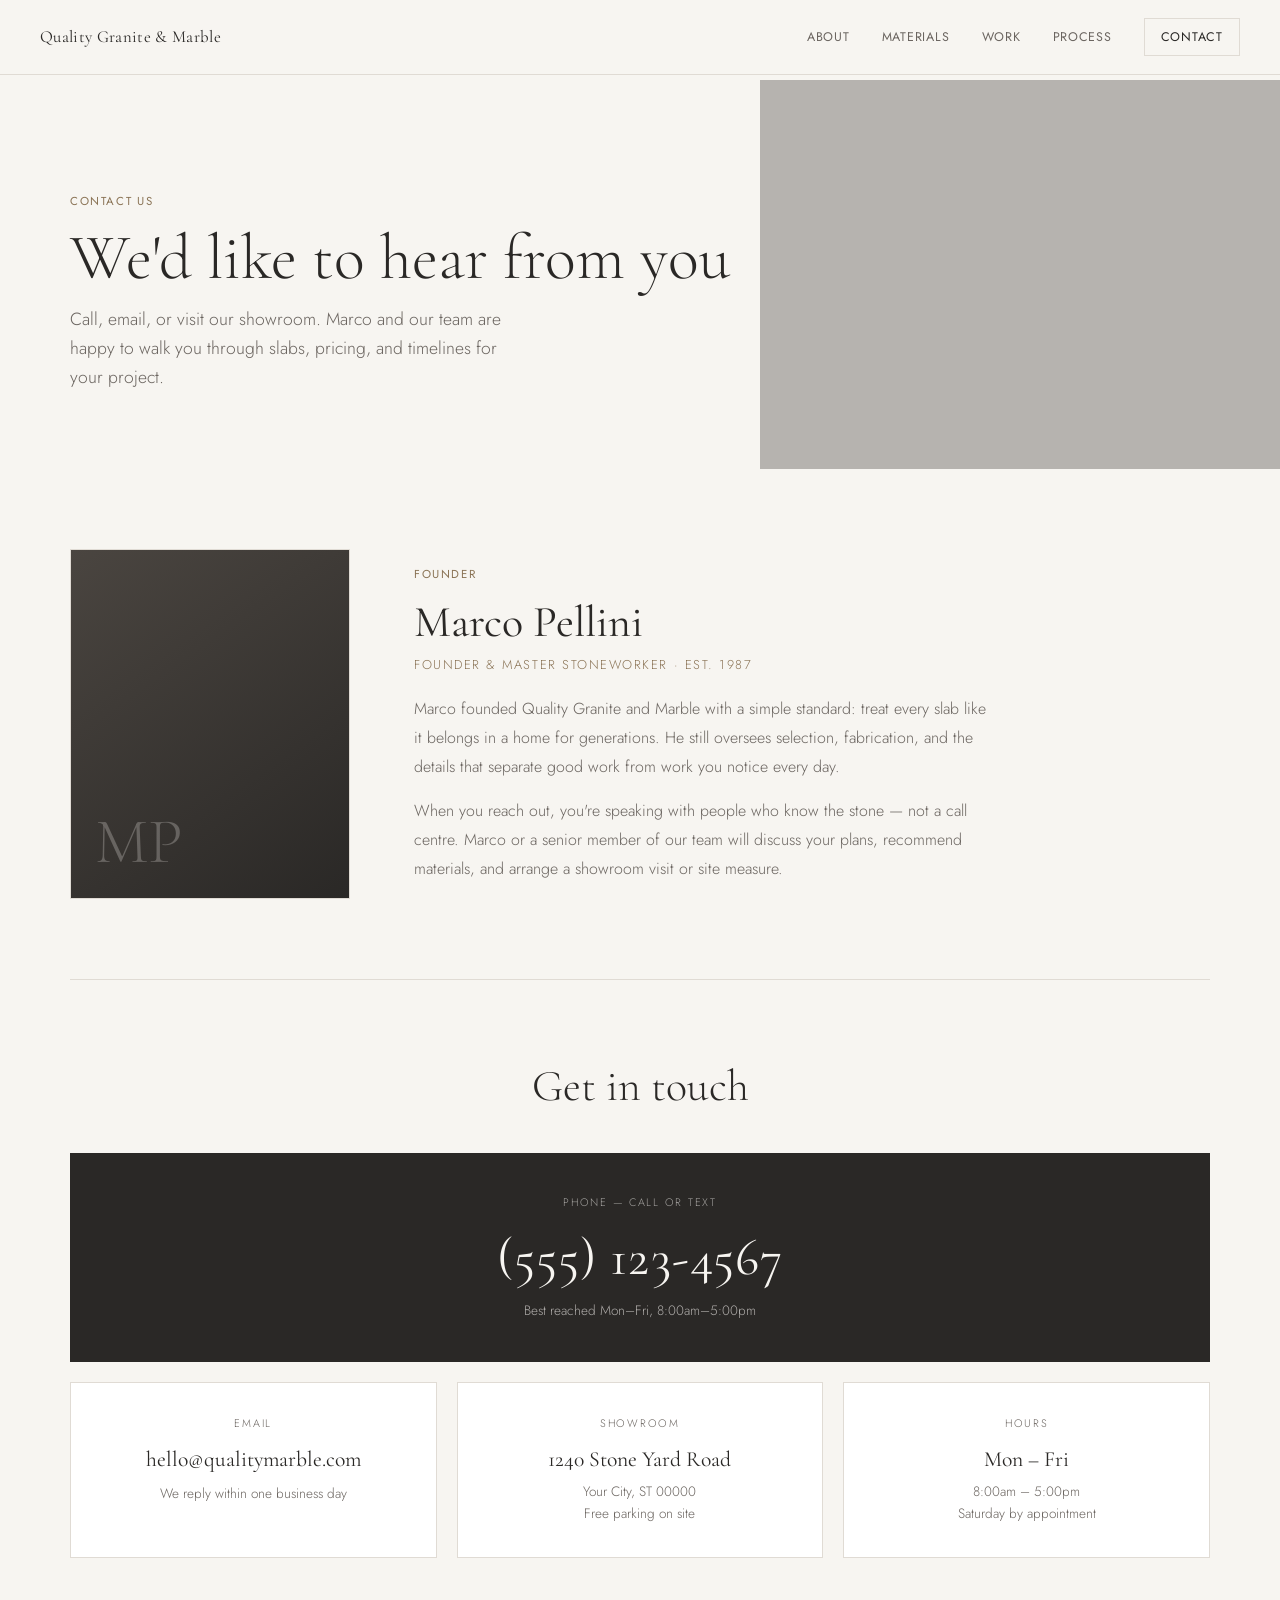
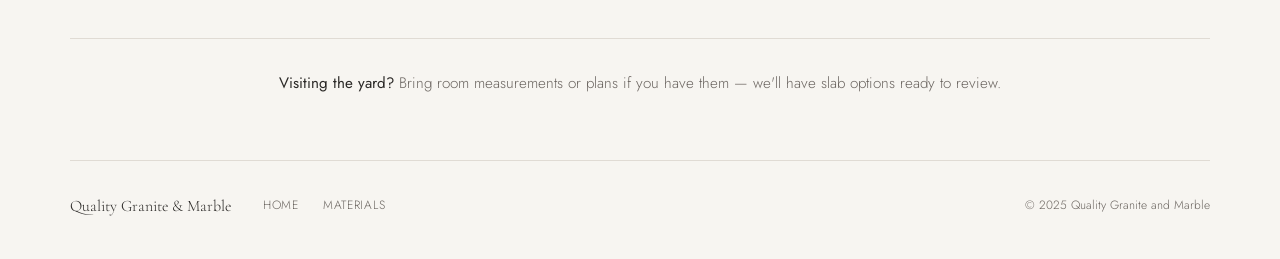
<file: contact.html>
<!doctype html>
<html lang="en">
  <head>
    <meta charset="UTF-8" />
    <meta name="viewport" content="width=device-width, initial-scale=1.0" />
    <meta name="description" content="Contact Quality Granite and Marble — speak with founder Marco Pellini and our team." />
    <title>Contact Us — Quality Granite and Marble</title>
    <link rel="preconnect" href="https://fonts.googleapis.com" />
    <link rel="preconnect" href="https://fonts.gstatic.com" crossorigin />
    <link href="https://fonts.googleapis.com/css2?family=Cormorant+Garamond:ital,wght@0,300;0,400;0,500;1,300;1,400&family=Jost:wght@300;400;500&display=swap" rel="stylesheet" />
    <style>
      body { margin: 0; font-family: Georgia, serif; background: #f7f5f1; color: #2a2826; }
    </style>
    <link rel="stylesheet" href="site.css" />
  </head>
  <body class="page-contact">
    <header class="header is-solid" id="header">
      <a href="index.html" class="logo">Quality Granite &amp; Marble</a>
      <nav class="nav" aria-label="Main">
        <a href="index.html#about">About</a>
        <a href="index.html#materials">Materials</a>
        <a href="index.html#work">Work</a>
        <a href="index.html#process">Process</a>
        <a href="contact.html" class="nav-cta is-active">Contact</a>
      </nav>
      <button class="menu-btn" id="menuBtn" aria-label="Open menu" aria-expanded="false">
        <span></span><span></span>
      </button>
    </header>

    <div class="mobile-nav" id="mobileNav" hidden>
      <a href="index.html#about">About</a>
      <a href="index.html#materials">Materials</a>
      <a href="index.html#work">Work</a>
      <a href="index.html#process">Process</a>
      <a href="contact.html">Contact</a>
    </div>

    <main>
      <section class="contact-hero">
        <div class="wrap">
          <p class="eyebrow">Contact us</p>
          <h1>We'd like to hear from you</h1>
          <p class="lead">
            Call, email, or visit our showroom. Marco and our team are happy to walk you through slabs, pricing, and timelines for your project.
          </p>
        </div>
      </section>

      <section class="founder wrap">
        <div class="founder-grid">
          <div class="founder-photo" aria-hidden="true"><span>MP</span></div>
          <div>
            <p class="eyebrow">Founder</p>
            <h2 class="founder-name">Marco Pellini</h2>
            <p class="founder-role">Founder &amp; Master Stoneworker · Est. 1987</p>
            <div class="founder-bio">
              <p>
                Marco founded Quality Granite and Marble with a simple standard: treat every slab like it belongs in a home for generations. He still oversees selection, fabrication, and the details that separate good work from work you notice every day.
              </p>
              <p>
                When you reach out, you're speaking with people who know the stone — not a call centre. Marco or a senior member of our team will discuss your plans, recommend materials, and arrange a showroom visit or site measure.
              </p>
            </div>
          </div>
        </div>
      </section>

      <section class="contact-spotlight">
        <div class="wrap">
          <h2>Get in touch</h2>
          <div class="info-cards">
            <article class="info-card info-card--featured">
              <span class="info-label">Phone — call or text</span>
              <a href="tel:+15551234567" class="info-value info-value--lg">(555) 123-4567</a>
              <span class="info-detail">Best reached Mon–Fri, 8:00am–5:00pm</span>
            </article>
            <article class="info-card">
              <span class="info-label">Email</span>
              <a href="mailto:hello@qualitymarble.com" class="info-value info-value--md">hello@qualitymarble.com</a>
              <span class="info-detail">We reply within one business day</span>
            </article>
            <article class="info-card">
              <span class="info-label">Showroom</span>
              <p class="info-value info-value--md">1240 Stone Yard Road</p>
              <span class="info-detail">Your City, ST 00000<br />Free parking on site</span>
            </article>
            <article class="info-card">
              <span class="info-label">Hours</span>
              <p class="info-value info-value--md">Mon – Fri</p>
              <span class="info-detail">8:00am – 5:00pm<br />Saturday by appointment</span>
            </article>
          </div>
        </div>
      </section>

      <p class="visit-note wrap">
        <strong>Visiting the yard?</strong> Bring room measurements or plans if you have them — we'll have slab options ready to review.
      </p>
    </main>

    <footer class="footer wrap">
      <p class="footer-brand">Quality Granite &amp; Marble</p>
      <nav class="footer-nav" aria-label="Footer">
        <a href="index.html">Home</a>
        <a href="index.html#materials">Materials</a>
      </nav>
      <p class="footer-copy">© 2025 Quality Granite and Marble</p>
    </footer>

    <script src="js/main.js"></script>
  </body>
</html>
</file>
<file: site.css>
*,
*::before,
*::after {
  margin: 0;
  padding: 0;
  box-sizing: border-box;
}

:root {
  --bg: #f7f5f1;
  --surface: #ffffff;
  --text: #2a2826;
  --muted: #6b6560;
  --line: #e0dbd4;
  --accent: #8a7355;
  --serif: "Cormorant Garamond", Georgia, serif;
  --sans: "Jost", system-ui, sans-serif;
  --wrap: min(1140px, calc(100% - 2.5rem));
}

html {
  scroll-behavior: smooth;
}

body {
  font-family: var(--sans);
  font-weight: 300;
  font-size: 1rem;
  line-height: 1.65;
  color: var(--text);
  background: var(--bg);
}

img {
  display: block;
  max-width: 100%;
  height: auto;
}

a {
  color: inherit;
  text-decoration: none;
}

a:hover {
  color: var(--accent);
}

.wrap {
  width: var(--wrap);
  margin-inline: auto;
}

/* Header */
.header {
  position: fixed;
  top: 0;
  left: 0;
  right: 0;
  z-index: 100;
  display: flex;
  align-items: center;
  justify-content: space-between;
  padding: 1.1rem 1.25rem;
  background: rgba(247, 245, 241, 0.96);
  border-bottom: 1px solid transparent;
  transition: border-color 0.3s;
}

.header.is-solid {
  border-bottom-color: var(--line);
}

.header--light {
  background: transparent;
}

.header--light .logo,
.header--light .nav a,
.header--light .menu-btn span {
  color: #faf8f5;
}

.header--light.is-solid {
  background: rgba(247, 245, 241, 0.96);
}

.header--light.is-solid .logo,
.header--light.is-solid .nav a,
.header--light.is-solid .menu-btn span {
  color: var(--text);
}

.header--light .nav-cta {
  border-color: rgba(250, 248, 245, 0.45);
  color: #faf8f5 !important;
}

.header--light.is-solid .nav-cta {
  border-color: var(--line);
  color: var(--text) !important;
}

.logo {
  font-family: var(--serif);
  font-size: 1.05rem;
  font-weight: 400;
  letter-spacing: 0.02em;
}

.nav {
  display: none;
  gap: 2rem;
  align-items: center;
}

.nav a {
  font-size: 0.78rem;
  font-weight: 400;
  letter-spacing: 0.06em;
  text-transform: uppercase;
  color: var(--muted);
}

.nav a:hover,
.nav a.is-active {
  color: var(--text);
}

.nav-cta {
  padding: 0.5rem 1rem;
  border: 1px solid var(--line);
}

.nav-cta:hover {
  border-color: var(--text);
  background: var(--surface);
}

.menu-btn {
  display: flex;
  flex-direction: column;
  justify-content: center;
  gap: 7px;
  width: 40px;
  height: 40px;
  background: none;
  border: none;
  cursor: pointer;
  padding: 8px;
}

.menu-btn span {
  display: block;
  height: 1px;
  background: var(--text);
  transition: transform 0.3s;
}

.menu-btn.open span:first-child {
  transform: translateY(8px) rotate(45deg);
}

.menu-btn.open span:last-child {
  transform: translateY(-8px) rotate(-45deg);
}

.mobile-nav {
  position: fixed;
  inset: 0;
  z-index: 90;
  background: var(--bg);
  padding: 5rem 1.5rem 2rem;
  display: flex;
  flex-direction: column;
  gap: 0.25rem;
}

.mobile-nav[hidden] {
  display: none !important;
}

.mobile-nav a {
  font-family: var(--serif);
  font-size: 1.75rem;
  font-weight: 300;
  padding: 0.6rem 0;
  border-bottom: 1px solid var(--line);
}

@media (min-width: 900px) {
  .header {
    padding-inline: clamp(1.25rem, 4vw, 2.5rem);
  }
  .nav {
    display: flex;
  }
  .menu-btn {
    display: none;
  }
}

/* Hero */
.hero {
  position: relative;
  min-height: 88vh;
  display: flex;
  align-items: flex-end;
  padding-bottom: 3.5rem;
}

.hero-media {
  position: absolute;
  inset: 0;
  z-index: 0;
  background-color: #3d3834;
  background-image: url("https://images.unsplash.com/photo-1615873964967-57fea266e101?w=1600&q=80&auto=format");
  background-size: cover;
  background-position: center;
}

.hero-media::after {
  content: "";
  position: absolute;
  inset: 0;
  background: linear-gradient(
    to top,
    rgba(42, 40, 38, 0.82) 0%,
    rgba(42, 40, 38, 0.35) 50%,
    rgba(42, 40, 38, 0.2) 100%
  );
}

.hero-content {
  position: relative;
  z-index: 1;
  width: 100%;
  padding-top: 6rem;
  color: #faf8f5;
}

.hero .eyebrow {
  color: #d4c9b8;
  margin-bottom: 1rem;
}

.hero h1 {
  font-family: var(--serif);
  font-size: clamp(2rem, 5vw, 3.25rem);
  font-weight: 300;
  line-height: 1.15;
  max-width: 18ch;
  margin-bottom: 1.25rem;
}

.hero .lead {
  font-size: 1.05rem;
  line-height: 1.7;
  color: rgba(250, 248, 245, 0.9);
  max-width: 32rem;
  margin-bottom: 2rem;
}

.hero-actions {
  display: flex;
  flex-wrap: wrap;
  gap: 0.75rem;
}

.btn {
  display: inline-block;
  font-family: var(--sans);
  font-size: 0.75rem;
  font-weight: 400;
  letter-spacing: 0.1em;
  text-transform: uppercase;
  padding: 0.85rem 1.5rem;
  border: 1px solid transparent;
  transition: background 0.25s, color 0.25s, border-color 0.25s;
}

.btn-primary {
  background: #faf8f5;
  color: var(--text);
  border-color: #faf8f5;
}

.btn-primary:hover {
  background: var(--surface);
}

.btn-secondary {
  background: transparent;
  color: #faf8f5;
  border-color: rgba(250, 248, 245, 0.5);
}

.btn-secondary:hover {
  border-color: #faf8f5;
}

.btn-dark {
  background: var(--text);
  color: var(--bg);
  border-color: var(--text);
}

.btn-dark:hover {
  background: var(--accent);
  border-color: var(--accent);
  color: #fff;
}

/* Stats */
.stats {
  display: grid;
  grid-template-columns: repeat(2, 1fr);
  gap: 1.5rem 2rem;
  padding: 3rem 0;
  border-bottom: 1px solid var(--line);
}

@media (min-width: 700px) {
  .stats {
    grid-template-columns: repeat(4, 1fr);
  }
}

.stat-num {
  display: block;
  font-family: var(--serif);
  font-size: 2rem;
  font-weight: 300;
  line-height: 1.2;
}

.stat-label {
  font-size: 0.72rem;
  letter-spacing: 0.08em;
  text-transform: uppercase;
  color: var(--muted);
}

/* Sections */
.section {
  padding: clamp(4rem, 8vw, 6rem) 0;
}

.section--stone {
  background: var(--surface);
  border-block: 1px solid var(--line);
}

.eyebrow {
  font-size: 0.72rem;
  font-weight: 400;
  letter-spacing: 0.14em;
  text-transform: uppercase;
  color: var(--accent);
  margin-bottom: 0.75rem;
}

h2 {
  font-family: var(--serif);
  font-size: clamp(1.85rem, 3.5vw, 2.75rem);
  font-weight: 300;
  line-height: 1.2;
  margin-bottom: 1rem;
}

h3 {
  font-family: var(--serif);
  font-size: 1.35rem;
  font-weight: 400;
  margin-bottom: 0.5rem;
}

.section-intro {
  color: var(--muted);
  max-width: 32rem;
  line-height: 1.7;
}

.section-header {
  margin-bottom: 2.5rem;
}

.split {
  display: grid;
  gap: 2.5rem;
  align-items: center;
}

@media (min-width: 800px) {
  .split {
    grid-template-columns: 1fr 1fr;
    gap: 4rem;
  }
}

.img-cover {
  width: 100%;
  aspect-ratio: 5 / 4;
  object-fit: cover;
  background: var(--line);
}

.split-text p {
  color: var(--muted);
  margin-bottom: 1rem;
  line-height: 1.75;
}

.services-list {
  list-style: none;
  margin-top: 1.5rem;
  display: grid;
  grid-template-columns: 1fr 1fr;
  gap: 0.5rem 1rem;
}

.services-list li {
  font-size: 0.9rem;
  padding-left: 1rem;
  position: relative;
}

.services-list li::before {
  content: "—";
  position: absolute;
  left: 0;
  color: var(--accent);
}

.materials-grid {
  display: grid;
  gap: 1.5rem;
}

@media (min-width: 700px) {
  .materials-grid {
    grid-template-columns: repeat(3, 1fr);
  }
}

.material {
  background: var(--bg);
  border: 1px solid var(--line);
}

.material .img-cover {
  aspect-ratio: 4 / 3;
}

.material-body {
  padding: 1.25rem 1.35rem 1.5rem;
}

.material-body p {
  font-size: 0.9rem;
  color: var(--muted);
  line-height: 1.65;
}

.work-grid {
  display: grid;
  gap: 1.25rem;
}

@media (min-width: 600px) {
  .work-grid {
    grid-template-columns: repeat(2, 1fr);
  }
}

.work-item .img-cover {
  aspect-ratio: 4 / 3;
}

.work-item figcaption {
  margin-top: 0.6rem;
  font-size: 0.85rem;
  color: var(--muted);
}

.process-list {
  list-style: none;
  border-top: 1px solid var(--line);
}

.process-list li {
  display: grid;
  grid-template-columns: 3rem 1fr;
  gap: 1.25rem 2rem;
  padding: 2rem 0;
  border-bottom: 1px solid var(--line);
}

.step-num {
  font-family: var(--serif);
  font-size: 1.75rem;
  font-weight: 300;
  color: var(--accent);
}

.process-list p {
  color: var(--muted);
  font-size: 0.95rem;
  line-height: 1.7;
}

.quote {
  padding-block: clamp(3.5rem, 7vw, 5rem);
  text-align: center;
  border-top: 1px solid var(--line);
}

.quote blockquote {
  font-family: var(--serif);
  font-size: clamp(1.35rem, 2.5vw, 2rem);
  font-weight: 300;
  font-style: italic;
  line-height: 1.45;
  max-width: 40rem;
  margin: 0 auto 1rem;
}

.quote cite {
  font-size: 0.75rem;
  letter-spacing: 0.1em;
  text-transform: uppercase;
  color: var(--muted);
  font-style: normal;
}

.cta-band {
  background: var(--surface);
  border-block: 1px solid var(--line);
  padding: clamp(3rem, 6vw, 4.5rem) 0;
  text-align: center;
}

.cta-band h2 {
  margin-bottom: 0.75rem;
}

.cta-band p {
  color: var(--muted);
  margin-bottom: 1.5rem;
}

.footer {
  padding: 2rem 0 2.5rem;
  border-top: 1px solid var(--line);
  display: flex;
  flex-wrap: wrap;
  gap: 1rem 2rem;
  align-items: center;
  justify-content: space-between;
}

.footer-brand {
  font-family: var(--serif);
  font-size: 1rem;
}

.footer-nav {
  display: flex;
  gap: 1.5rem;
}

.footer-nav a {
  font-size: 0.75rem;
  letter-spacing: 0.06em;
  text-transform: uppercase;
  color: var(--muted);
}

.footer-copy {
  font-size: 0.75rem;
  color: var(--muted);
  width: 100%;
}

@media (min-width: 700px) {
  .footer-copy {
    width: auto;
    margin-left: auto;
  }
}

/* ——— Contact page ——— */
.page-contact {
  padding-top: 5rem;
}

.contact-hero {
  position: relative;
  padding: clamp(4rem, 10vw, 7rem) 0 clamp(3rem, 6vw, 5rem);
  overflow: hidden;
}

.contact-hero::before {
  content: "";
  position: absolute;
  top: 0;
  right: 0;
  width: min(55%, 520px);
  height: 100%;
  background: #3d3834 url("https://images.unsplash.com/photo-1615873964967-57fea266e101?w=900&q=80&auto=format")
    center / cover no-repeat;
  opacity: 0.35;
}

.contact-hero .wrap {
  position: relative;
  z-index: 1;
}

.contact-hero h1 {
  font-family: var(--serif);
  font-size: clamp(2.5rem, 6vw, 4rem);
  font-weight: 300;
  line-height: 1.1;
  margin-bottom: 0.75rem;
}

.contact-hero .lead {
  font-size: 1.1rem;
  color: var(--muted);
  max-width: 28rem;
}

.founder {
  padding: clamp(3rem, 8vw, 5rem) 0;
  border-bottom: 1px solid var(--line);
}

.founder-grid {
  display: grid;
  gap: 2.5rem;
  align-items: center;
}

@media (min-width: 800px) {
  .founder-grid {
    grid-template-columns: 280px 1fr;
    gap: 4rem;
  }
}

.founder-photo {
  aspect-ratio: 4 / 5;
  background: linear-gradient(145deg, #4a4540, #2a2826);
  border: 1px solid var(--line);
  display: flex;
  align-items: flex-end;
  padding: 1.5rem;
}

.founder-photo span {
  font-family: var(--serif);
  font-size: 4rem;
  font-weight: 300;
  color: rgba(250, 248, 245, 0.25);
  line-height: 1;
}

.founder-name {
  font-family: var(--serif);
  font-size: clamp(2rem, 4vw, 2.75rem);
  font-weight: 400;
  margin-bottom: 0.35rem;
}

.founder-role {
  font-size: 0.8rem;
  letter-spacing: 0.12em;
  text-transform: uppercase;
  color: var(--accent);
  margin-bottom: 1.25rem;
}

.founder-bio {
  color: var(--muted);
  line-height: 1.8;
  max-width: 36rem;
}

.founder-bio p + p {
  margin-top: 1rem;
}

.contact-spotlight {
  padding: clamp(3rem, 8vw, 5rem) 0;
}

.contact-spotlight h2 {
  text-align: center;
  margin-bottom: 2.5rem;
}

.info-cards {
  display: grid;
  gap: 1.25rem;
}

@media (min-width: 700px) {
  .info-cards {
    grid-template-columns: repeat(3, 1fr);
  }
}

.info-card {
  background: var(--surface);
  border: 1px solid var(--line);
  padding: 2rem 1.75rem;
  text-align: center;
  transition: border-color 0.25s, box-shadow 0.25s;
}

.info-card:hover {
  border-color: var(--accent);
  box-shadow: 0 12px 40px rgba(42, 40, 38, 0.06);
}

.info-card--featured {
  grid-column: 1 / -1;
  background: var(--text);
  color: var(--bg);
  border-color: var(--text);
  padding: 2.5rem 2rem;
}

@media (min-width: 700px) {
  .info-card--featured {
    grid-column: 1 / -1;
  }
}

.info-label {
  display: block;
  font-size: 0.68rem;
  letter-spacing: 0.16em;
  text-transform: uppercase;
  color: var(--muted);
  margin-bottom: 0.75rem;
}

.info-card--featured .info-label {
  color: rgba(247, 245, 241, 0.6);
}

.info-value {
  font-family: var(--serif);
  font-weight: 400;
  line-height: 1.3;
  color: inherit;
}

.info-value--lg {
  font-size: clamp(2rem, 5vw, 3.25rem);
  letter-spacing: 0.02em;
}

.info-value--md {
  font-size: 1.35rem;
}

.info-card--featured a:hover {
  color: var(--gold, #c9b89a);
}

.info-detail {
  display: block;
  margin-top: 0.5rem;
  font-family: var(--sans);
  font-size: 0.85rem;
  font-weight: 300;
  color: var(--muted);
  line-height: 1.6;
}

.info-card--featured .info-detail {
  color: rgba(247, 245, 241, 0.65);
}

.visit-note {
  padding: 2rem 0 4rem;
  text-align: center;
  color: var(--muted);
  font-size: 0.95rem;
  border-top: 1px solid var(--line);
}

.visit-note strong {
  color: var(--text);
  font-weight: 400;
}

@media (prefers-reduced-motion: reduce) {
  html {
    scroll-behavior: auto;
  }
}
</file>
